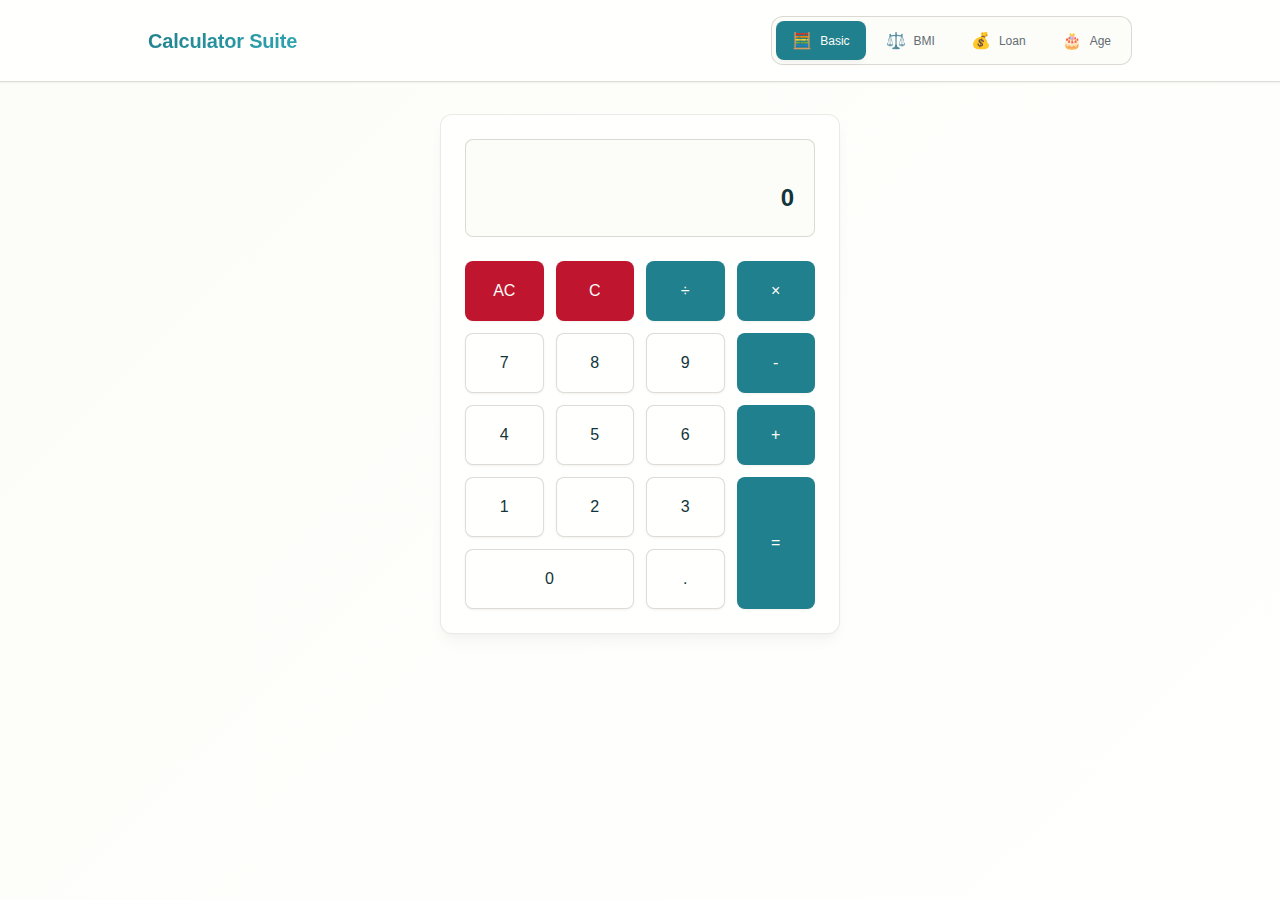
<file: multi-calculator/index.html>
<!DOCTYPE html>
<html lang="en">
<head>
    <meta charset="UTF-8">
    <meta name="viewport" content="width=device-width, initial-scale=1.0">
    <title>Multi-Mode Calculator</title>
    <link rel="stylesheet" href="style.css">
</head>
<body>
    <div class="app-container">
        <!-- Navigation Header -->
        <header class="nav-header">
            <div class="nav-container">
                <h1 class="app-title">Calculator Suite</h1>
                <nav class="mode-nav">
                    <button class="mode-tab active" data-mode="basic">
                        <span class="mode-icon">🧮</span>
                        <span class="mode-label">Basic</span>
                    </button>
                    <button class="mode-tab" data-mode="bmi">
                        <span class="mode-icon">⚖️</span>
                        <span class="mode-label">BMI</span>
                    </button>
                    <button class="mode-tab" data-mode="loan">
                        <span class="mode-icon">💰</span>
                        <span class="mode-label">Loan</span>
                    </button>
                    <button class="mode-tab" data-mode="age">
                        <span class="mode-icon">🎂</span>
                        <span class="mode-label">Age</span>
                    </button>
                </nav>
            </div>
        </header>

        <!-- Main Content Area -->
        <main class="main-content">
            <!-- Basic Calculator Mode -->
            <div id="basic-mode" class="calculator-mode active">
                <div class="calculator-container">
                    <div class="calculator-display">
                        <div class="display-history" id="calc-history"></div>
                        <div class="display-result" id="calc-result">0</div>
                    </div>
                    <div class="calculator-buttons">
                        <button class="calc-btn btn-clear" data-action="clear">AC</button>
                        <button class="calc-btn btn-clear" data-action="clear-entry">C</button>
                        <button class="calc-btn btn-operator" data-value="/">&divide;</button>
                        <button class="calc-btn btn-operator" data-value="*">&times;</button>
                        
                        <button class="calc-btn btn-number" data-value="7">7</button>
                        <button class="calc-btn btn-number" data-value="8">8</button>
                        <button class="calc-btn btn-number" data-value="9">9</button>
                        <button class="calc-btn btn-operator" data-value="-">-</button>
                        
                        <button class="calc-btn btn-number" data-value="4">4</button>
                        <button class="calc-btn btn-number" data-value="5">5</button>
                        <button class="calc-btn btn-number" data-value="6">6</button>
                        <button class="calc-btn btn-operator" data-value="+">+</button>
                        
                        <button class="calc-btn btn-number" data-value="1">1</button>
                        <button class="calc-btn btn-number" data-value="2">2</button>
                        <button class="calc-btn btn-number" data-value="3">3</button>
                        <button class="calc-btn btn-equals" data-action="equals" rowspan="2">=</button>
                        
                        <button class="calc-btn btn-number btn-zero" data-value="0">0</button>
                        <button class="calc-btn btn-number" data-value=".">.</button>
                    </div>
                </div>
            </div>

            <!-- BMI Calculator Mode -->
            <div id="bmi-mode" class="calculator-mode">
                <div class="bmi-container">
                    <div class="bmi-form">
                        <div class="bmi-input-section">
                            <div class="input-group">
                                <label class="form-label">Height</label>
                                <div class="input-row">
                                    <input type="number" class="form-input" id="height-input" placeholder="170" step="0.1" min="0">
                                    <select class="unit-selector" id="height-unit">
                                        <option value="cm">cm</option>
                                        <option value="ft">ft/in</option>
                                    </select>
                                </div>
                                <div class="feet-inches-inputs" id="feet-inches-group">
                                    <div class="feet-inches-row">
                                        <input type="number" class="form-input" id="feet-input" placeholder="5" min="0" max="8">
                                        <span class="unit-label">ft</span>
                                        <input type="number" class="form-input" id="inches-input" placeholder="8" min="0" max="11">
                                        <span class="unit-label">in</span>
                                    </div>
                                </div>
                            </div>
                            
                            <div class="input-group">
                                <label class="form-label">Weight</label>
                                <div class="input-row">
                                    <input type="number" class="form-input" id="weight-input" placeholder="70" step="0.1" min="0">
                                    <select class="unit-selector" id="weight-unit">
                                        <option value="kg">kg</option>
                                        <option value="lbs">lbs</option>
                                    </select>
                                </div>
                            </div>
                        </div>
                        
                        <div class="bmi-result-section">
                            <div class="bmi-result-card">
                                <div class="bmi-value" id="bmi-value">--</div>
                                <div class="bmi-category" id="bmi-category">Enter your details</div>
                                <div class="bmi-description" id="bmi-description"></div>
                            </div>
                            
                            <div class="bmi-scale">
                                <div class="scale-bar">
                                    <div class="scale-section underweight">
                                        <span>Underweight</span>
                                        <small>&lt;18.5</small>
                                    </div>
                                    <div class="scale-section normal">
                                        <span>Normal</span>
                                        <small>18.5-24.9</small>
                                    </div>
                                    <div class="scale-section overweight">
                                        <span>Overweight</span>
                                        <small>25-29.9</small>
                                    </div>
                                    <div class="scale-section obese">
                                        <span>Obese</span>
                                        <small>&ge;30</small>
                                    </div>
                                </div>
                                <div class="scale-indicator" id="bmi-indicator"></div>
                            </div>
                        </div>
                    </div>
                </div>
            </div>

            <!-- Loan Calculator Mode -->
            <div id="loan-mode" class="calculator-mode">
                <div class="loan-container">
                    <div class="input-section">
                        <div class="input-group">
                            <label class="form-label">Loan Amount</label>
                            <div class="input-with-currency">
                                <span class="currency-symbol">$</span>
                                <input type="number" class="form-control" id="loan-amount" placeholder="100000" min="0">
                            </div>
                        </div>
                        
                        <div class="input-group">
                            <label class="form-label">Interest Rate (Annual %)</label>
                            <input type="number" class="form-control" id="interest-rate" placeholder="5.5" step="0.1" min="0" max="100">
                        </div>
                        
                        <div class="input-group">
                            <label class="form-label">Loan Term</label>
                            <div class="input-with-unit">
                                <input type="number" class="form-control" id="loan-term" placeholder="20" min="1">
                                <select class="form-control unit-select" id="term-unit">
                                    <option value="years">Years</option>
                                    <option value="months">Months</option>
                                </select>
                            </div>
                        </div>
                    </div>
                    
                    <div class="result-section">
                        <div class="loan-results">
                            <div class="result-card">
                                <div class="result-label">Monthly EMI</div>
                                <div class="result-value primary" id="monthly-emi">$0</div>
                            </div>
                            <div class="result-card">
                                <div class="result-label">Total Interest</div>
                                <div class="result-value" id="total-interest">$0</div>
                            </div>
                            <div class="result-card">
                                <div class="result-label">Total Payment</div>
                                <div class="result-value" id="total-payment">$0</div>
                            </div>
                        </div>
                        
                        <div class="loan-breakdown">
                            <div class="breakdown-item">
                                <span>Principal Amount:</span>
                                <span id="principal-display">$0</span>
                            </div>
                            <div class="breakdown-item">
                                <span>Interest Amount:</span>
                                <span id="interest-display">$0</span>
                            </div>
                        </div>
                    </div>
                </div>
            </div>

            <!-- Age Calculator Mode -->
            <div id="age-mode" class="calculator-mode">
                <div class="age-container">
                    <div class="input-section">
                        <div class="input-group">
                            <label class="form-label">Date of Birth</label>
                            <input type="date" class="form-control" id="birth-date">
                        </div>
                    </div>
                    
                    <div class="result-section">
                        <div class="age-results">
                            <div class="age-card main-age">
                                <div class="age-number" id="age-years">0</div>
                                <div class="age-label">Years Old</div>
                            </div>
                            
                            <div class="age-details">
                                <div class="detail-item">
                                    <span class="detail-label">Exact Age:</span>
                                    <span class="detail-value" id="exact-age">Select your birth date</span>
                                </div>
                                <div class="detail-item">
                                    <span class="detail-label">Total Days Lived:</span>
                                    <span class="detail-value" id="total-days">0</span>
                                </div>
                                <div class="detail-item">
                                    <span class="detail-label">Next Birthday:</span>
                                    <span class="detail-value" id="next-birthday">--</span>
                                </div>
                                <div class="detail-item">
                                    <span class="detail-label">Birth Day:</span>
                                    <span class="detail-value" id="birth-day">--</span>
                                </div>
                            </div>
                        </div>
                    </div>
                </div>
            </div>
        </main>
    </div>
    
    <script src="app.js"></script>
</body>
</html>
</file>
<file: multi-calculator/style.css>
:root {
  /* Primitive Color Tokens */
  --color-white: rgba(255, 255, 255, 1);
  --color-black: rgba(0, 0, 0, 1);
  --color-cream-50: rgba(252, 252, 249, 1);
  --color-cream-100: rgba(255, 255, 253, 1);
  --color-gray-200: rgba(245, 245, 245, 1);
  --color-gray-300: rgba(167, 169, 169, 1);
  --color-gray-400: rgba(119, 124, 124, 1);
  --color-slate-500: rgba(98, 108, 113, 1);
  --color-brown-600: rgba(94, 82, 64, 1);
  --color-charcoal-700: rgba(31, 33, 33, 1);
  --color-charcoal-800: rgba(38, 40, 40, 1);
  --color-slate-900: rgba(19, 52, 59, 1);
  --color-teal-300: rgba(50, 184, 198, 1);
  --color-teal-400: rgba(45, 166, 178, 1);
  --color-teal-500: rgba(33, 128, 141, 1);
  --color-teal-600: rgba(29, 116, 128, 1);
  --color-teal-700: rgba(26, 104, 115, 1);
  --color-teal-800: rgba(41, 150, 161, 1);
  --color-red-400: rgba(255, 84, 89, 1);
  --color-red-500: rgba(192, 21, 47, 1);
  --color-orange-400: rgba(230, 129, 97, 1);
  --color-orange-500: rgba(168, 75, 47, 1);

  /* RGB versions for opacity control */
  --color-brown-600-rgb: 94, 82, 64;
  --color-teal-500-rgb: 33, 128, 141;
  --color-slate-900-rgb: 19, 52, 59;
  --color-slate-500-rgb: 98, 108, 113;
  --color-red-500-rgb: 192, 21, 47;
  --color-red-400-rgb: 255, 84, 89;
  --color-orange-500-rgb: 168, 75, 47;
  --color-orange-400-rgb: 230, 129, 97;

  /* Background color tokens (Light Mode) */
  --color-bg-1: rgba(59, 130, 246, 0.08); /* Light blue */
  --color-bg-2: rgba(245, 158, 11, 0.08); /* Light yellow */
  --color-bg-3: rgba(34, 197, 94, 0.08); /* Light green */
  --color-bg-4: rgba(239, 68, 68, 0.08); /* Light red */
  --color-bg-5: rgba(147, 51, 234, 0.08); /* Light purple */
  --color-bg-6: rgba(249, 115, 22, 0.08); /* Light orange */
  --color-bg-7: rgba(236, 72, 153, 0.08); /* Light pink */
  --color-bg-8: rgba(6, 182, 212, 0.08); /* Light cyan */

  /* Semantic Color Tokens (Light Mode) */
  --color-background: var(--color-cream-50);
  --color-surface: var(--color-cream-100);
  --color-text: var(--color-slate-900);
  --color-text-secondary: var(--color-slate-500);
  --color-primary: var(--color-teal-500);
  --color-primary-hover: var(--color-teal-600);
  --color-primary-active: var(--color-teal-700);
  --color-secondary: rgba(var(--color-brown-600-rgb), 0.12);
  --color-secondary-hover: rgba(var(--color-brown-600-rgb), 0.2);
  --color-secondary-active: rgba(var(--color-brown-600-rgb), 0.25);
  --color-border: rgba(var(--color-brown-600-rgb), 0.2);
  --color-btn-primary-text: var(--color-cream-50);
  --color-card-border: rgba(var(--color-brown-600-rgb), 0.12);
  --color-card-border-inner: rgba(var(--color-brown-600-rgb), 0.12);
  --color-error: var(--color-red-500);
  --color-success: var(--color-teal-500);
  --color-warning: var(--color-orange-500);
  --color-info: var(--color-slate-500);
  --color-focus-ring: rgba(var(--color-teal-500-rgb), 0.4);
  --color-select-caret: rgba(var(--color-slate-900-rgb), 0.8);

  /* Common style patterns */
  --focus-ring: 0 0 0 3px var(--color-focus-ring);
  --focus-outline: 2px solid var(--color-primary);
  --status-bg-opacity: 0.15;
  --status-border-opacity: 0.25;
  --select-caret-light: url("data:image/svg+xml,%3Csvg xmlns='http://www.w3.org/2000/svg' width='16' height='16' viewBox='0 0 24 24' fill='none' stroke='%23134252' stroke-width='2' stroke-linecap='round' stroke-linejoin='round'%3E%3Cpolyline points='6 9 12 15 18 9'%3E%3C/polyline%3E%3C/svg%3E");
  --select-caret-dark: url("data:image/svg+xml,%3Csvg xmlns='http://www.w3.org/2000/svg' width='16' height='16' viewBox='0 0 24 24' fill='none' stroke='%23f5f5f5' stroke-width='2' stroke-linecap='round' stroke-linejoin='round'%3E%3Cpolyline points='6 9 12 15 18 9'%3E%3C/polyline%3E%3C/svg%3E");

  /* RGB versions for opacity control */
  --color-success-rgb: 33, 128, 141;
  --color-error-rgb: 192, 21, 47;
  --color-warning-rgb: 168, 75, 47;
  --color-info-rgb: 98, 108, 113;

  /* Typography */
  --font-family-base: "FKGroteskNeue", "Geist", "Inter", -apple-system,
    BlinkMacSystemFont, "Segoe UI", Roboto, sans-serif;
  --font-family-mono: "Berkeley Mono", ui-monospace, SFMono-Regular, Menlo,
    Monaco, Consolas, monospace;
  --font-size-xs: 11px;
  --font-size-sm: 12px;
  --font-size-base: 14px;
  --font-size-md: 14px;
  --font-size-lg: 16px;
  --font-size-xl: 18px;
  --font-size-2xl: 20px;
  --font-size-3xl: 24px;
  --font-size-4xl: 30px;
  --font-weight-normal: 400;
  --font-weight-medium: 500;
  --font-weight-semibold: 550;
  --font-weight-bold: 600;
  --line-height-tight: 1.2;
  --line-height-normal: 1.5;
  --letter-spacing-tight: -0.01em;

  /* Spacing */
  --space-0: 0;
  --space-1: 1px;
  --space-2: 2px;
  --space-4: 4px;
  --space-6: 6px;
  --space-8: 8px;
  --space-10: 10px;
  --space-12: 12px;
  --space-16: 16px;
  --space-20: 20px;
  --space-24: 24px;
  --space-32: 32px;

  /* Border Radius */
  --radius-sm: 6px;
  --radius-base: 8px;
  --radius-md: 10px;
  --radius-lg: 12px;
  --radius-full: 9999px;

  /* Shadows */
  --shadow-xs: 0 1px 2px rgba(0, 0, 0, 0.02);
  --shadow-sm: 0 1px 3px rgba(0, 0, 0, 0.04), 0 1px 2px rgba(0, 0, 0, 0.02);
  --shadow-md: 0 4px 6px -1px rgba(0, 0, 0, 0.04),
    0 2px 4px -1px rgba(0, 0, 0, 0.02);
  --shadow-lg: 0 10px 15px -3px rgba(0, 0, 0, 0.04),
    0 4px 6px -2px rgba(0, 0, 0, 0.02);
  --shadow-inset-sm: inset 0 1px 0 rgba(255, 255, 255, 0.15),
    inset 0 -1px 0 rgba(0, 0, 0, 0.03);

  /* Animation */
  --duration-fast: 150ms;
  --duration-normal: 250ms;
  --ease-standard: cubic-bezier(0.16, 1, 0.3, 1);

  /* Layout */
  --container-sm: 640px;
  --container-md: 768px;
  --container-lg: 1024px;
  --container-xl: 1280px;
}

/* Dark mode colors */
@media (prefers-color-scheme: dark) {
  :root {
    /* RGB versions for opacity control (Dark Mode) */
    --color-gray-400-rgb: 119, 124, 124;
    --color-teal-300-rgb: 50, 184, 198;
    --color-gray-300-rgb: 167, 169, 169;
    --color-gray-200-rgb: 245, 245, 245;

    /* Background color tokens (Dark Mode) */
    --color-bg-1: rgba(29, 78, 216, 0.15); /* Dark blue */
    --color-bg-2: rgba(180, 83, 9, 0.15); /* Dark yellow */
    --color-bg-3: rgba(21, 128, 61, 0.15); /* Dark green */
    --color-bg-4: rgba(185, 28, 28, 0.15); /* Dark red */
    --color-bg-5: rgba(107, 33, 168, 0.15); /* Dark purple */
    --color-bg-6: rgba(194, 65, 12, 0.15); /* Dark orange */
    --color-bg-7: rgba(190, 24, 93, 0.15); /* Dark pink */
    --color-bg-8: rgba(8, 145, 178, 0.15); /* Dark cyan */

    /* Semantic Color Tokens (Dark Mode) */
    --color-background: var(--color-charcoal-700);
    --color-surface: var(--color-charcoal-800);
    --color-text: var(--color-gray-200);
    --color-text-secondary: rgba(var(--color-gray-300-rgb), 0.7);
    --color-primary: var(--color-teal-300);
    --color-primary-hover: var(--color-teal-400);
    --color-primary-active: var(--color-teal-800);
    --color-secondary: rgba(var(--color-gray-400-rgb), 0.15);
    --color-secondary-hover: rgba(var(--color-gray-400-rgb), 0.25);
    --color-secondary-active: rgba(var(--color-gray-400-rgb), 0.3);
    --color-border: rgba(var(--color-gray-400-rgb), 0.3);
    --color-error: var(--color-red-400);
    --color-success: var(--color-teal-300);
    --color-warning: var(--color-orange-400);
    --color-info: var(--color-gray-300);
    --color-focus-ring: rgba(var(--color-teal-300-rgb), 0.4);
    --color-btn-primary-text: var(--color-slate-900);
    --color-card-border: rgba(var(--color-gray-400-rgb), 0.2);
    --color-card-border-inner: rgba(var(--color-gray-400-rgb), 0.15);
    --shadow-inset-sm: inset 0 1px 0 rgba(255, 255, 255, 0.1),
      inset 0 -1px 0 rgba(0, 0, 0, 0.15);
    --button-border-secondary: rgba(var(--color-gray-400-rgb), 0.2);
    --color-border-secondary: rgba(var(--color-gray-400-rgb), 0.2);
    --color-select-caret: rgba(var(--color-gray-200-rgb), 0.8);

    /* Common style patterns - updated for dark mode */
    --focus-ring: 0 0 0 3px var(--color-focus-ring);
    --focus-outline: 2px solid var(--color-primary);
    --status-bg-opacity: 0.15;
    --status-border-opacity: 0.25;
    --select-caret-light: url("data:image/svg+xml,%3Csvg xmlns='http://www.w3.org/2000/svg' width='16' height='16' viewBox='0 0 24 24' fill='none' stroke='%23134252' stroke-width='2' stroke-linecap='round' stroke-linejoin='round'%3E%3Cpolyline points='6 9 12 15 18 9'%3E%3C/polyline%3E%3C/svg%3E");
    --select-caret-dark: url("data:image/svg+xml,%3Csvg xmlns='http://www.w3.org/2000/svg' width='16' height='16' viewBox='0 0 24 24' fill='none' stroke='%23f5f5f5' stroke-width='2' stroke-linecap='round' stroke-linejoin='round'%3E%3Cpolyline points='6 9 12 15 18 9'%3E%3C/polyline%3E%3C/svg%3E");

    /* RGB versions for dark mode */
    --color-success-rgb: var(--color-teal-300-rgb);
    --color-error-rgb: var(--color-red-400-rgb);
    --color-warning-rgb: var(--color-orange-400-rgb);
    --color-info-rgb: var(--color-gray-300-rgb);
  }
}

/* Data attribute for manual theme switching */
[data-color-scheme="dark"] {
  /* RGB versions for opacity control (dark mode) */
  --color-gray-400-rgb: 119, 124, 124;
  --color-teal-300-rgb: 50, 184, 198;
  --color-gray-300-rgb: 167, 169, 169;
  --color-gray-200-rgb: 245, 245, 245;

  /* Colorful background palette - Dark Mode */
  --color-bg-1: rgba(29, 78, 216, 0.15); /* Dark blue */
  --color-bg-2: rgba(180, 83, 9, 0.15); /* Dark yellow */
  --color-bg-3: rgba(21, 128, 61, 0.15); /* Dark green */
  --color-bg-4: rgba(185, 28, 28, 0.15); /* Dark red */
  --color-bg-5: rgba(107, 33, 168, 0.15); /* Dark purple */
  --color-bg-6: rgba(194, 65, 12, 0.15); /* Dark orange */
  --color-bg-7: rgba(190, 24, 93, 0.15); /* Dark pink */
  --color-bg-8: rgba(8, 145, 178, 0.15); /* Dark cyan */

  /* Semantic Color Tokens (Dark Mode) */
  --color-background: var(--color-charcoal-700);
  --color-surface: var(--color-charcoal-800);
  --color-text: var(--color-gray-200);
  --color-text-secondary: rgba(var(--color-gray-300-rgb), 0.7);
  --color-primary: var(--color-teal-300);
  --color-primary-hover: var(--color-teal-400);
  --color-primary-active: var(--color-teal-800);
  --color-secondary: rgba(var(--color-gray-400-rgb), 0.15);
  --color-secondary-hover: rgba(var(--color-gray-400-rgb), 0.25);
  --color-secondary-active: rgba(var(--color-gray-400-rgb), 0.3);
  --color-border: rgba(var(--color-gray-400-rgb), 0.3);
  --color-error: var(--color-red-400);
  --color-success: var(--color-teal-300);
  --color-warning: var(--color-orange-400);
  --color-info: var(--color-gray-300);
  --color-focus-ring: rgba(var(--color-teal-300-rgb), 0.4);
  --color-btn-primary-text: var(--color-slate-900);
  --color-card-border: rgba(var(--color-gray-400-rgb), 0.15);
  --color-card-border-inner: rgba(var(--color-gray-400-rgb), 0.15);
  --shadow-inset-sm: inset 0 1px 0 rgba(255, 255, 255, 0.1),
    inset 0 -1px 0 rgba(0, 0, 0, 0.15);
  --color-border-secondary: rgba(var(--color-gray-400-rgb), 0.2);
  --color-select-caret: rgba(var(--color-gray-200-rgb), 0.8);

  /* Common style patterns - updated for dark mode */
  --focus-ring: 0 0 0 3px var(--color-focus-ring);
  --focus-outline: 2px solid var(--color-primary);
  --status-bg-opacity: 0.15;
  --status-border-opacity: 0.25;
  --select-caret-light: url("data:image/svg+xml,%3Csvg xmlns='http://www.w3.org/2000/svg' width='16' height='16' viewBox='0 0 24 24' fill='none' stroke='%23134252' stroke-width='2' stroke-linecap='round' stroke-linejoin='round'%3E%3Cpolyline points='6 9 12 15 18 9'%3E%3C/polyline%3E%3C/svg%3E");
  --select-caret-dark: url("data:image/svg+xml,%3Csvg xmlns='http://www.w3.org/2000/svg' width='16' height='16' viewBox='0 0 24 24' fill='none' stroke='%23f5f5f5' stroke-width='2' stroke-linecap='round' stroke-linejoin='round'%3E%3Cpolyline points='6 9 12 15 18 9'%3E%3C/polyline%3E%3C/svg%3E");

  /* RGB versions for dark mode */
  --color-success-rgb: var(--color-teal-300-rgb);
  --color-error-rgb: var(--color-red-400-rgb);
  --color-warning-rgb: var(--color-orange-400-rgb);
  --color-info-rgb: var(--color-gray-300-rgb);
}

[data-color-scheme="light"] {
  /* RGB versions for opacity control (light mode) */
  --color-brown-600-rgb: 94, 82, 64;
  --color-teal-500-rgb: 33, 128, 141;
  --color-slate-900-rgb: 19, 52, 59;

  /* Semantic Color Tokens (Light Mode) */
  --color-background: var(--color-cream-50);
  --color-surface: var(--color-cream-100);
  --color-text: var(--color-slate-900);
  --color-text-secondary: var(--color-slate-500);
  --color-primary: var(--color-teal-500);
  --color-primary-hover: var(--color-teal-600);
  --color-primary-active: var(--color-teal-700);
  --color-secondary: rgba(var(--color-brown-600-rgb), 0.12);
  --color-secondary-hover: rgba(var(--color-brown-600-rgb), 0.2);
  --color-secondary-active: rgba(var(--color-brown-600-rgb), 0.25);
  --color-border: rgba(var(--color-brown-600-rgb), 0.2);
  --color-btn-primary-text: var(--color-cream-50);
  --color-card-border: rgba(var(--color-brown-600-rgb), 0.12);
  --color-card-border-inner: rgba(var(--color-brown-600-rgb), 0.12);
  --color-error: var(--color-red-500);
  --color-success: var(--color-teal-500);
  --color-warning: var(--color-orange-500);
  --color-info: var(--color-slate-500);
  --color-focus-ring: rgba(var(--color-teal-500-rgb), 0.4);

  /* RGB versions for light mode */
  --color-success-rgb: var(--color-teal-500-rgb);
  --color-error-rgb: var(--color-red-500-rgb);
  --color-warning-rgb: var(--color-orange-500-rgb);
  --color-info-rgb: var(--color-slate-500-rgb);
}

/* Base styles */
html {
  font-size: var(--font-size-base);
  font-family: var(--font-family-base);
  line-height: var(--line-height-normal);
  color: var(--color-text);
  background-color: var(--color-background);
  -webkit-font-smoothing: antialiased;
  box-sizing: border-box;
}

body {
  margin: 0;
  padding: 0;
}

*,
*::before,
*::after {
  box-sizing: inherit;
}

/* Typography */
h1,
h2,
h3,
h4,
h5,
h6 {
  margin: 0;
  font-weight: var(--font-weight-semibold);
  line-height: var(--line-height-tight);
  color: var(--color-text);
  letter-spacing: var(--letter-spacing-tight);
}

h1 {
  font-size: var(--font-size-4xl);
}
h2 {
  font-size: var(--font-size-3xl);
}
h3 {
  font-size: var(--font-size-2xl);
}
h4 {
  font-size: var(--font-size-xl);
}
h5 {
  font-size: var(--font-size-lg);
}
h6 {
  font-size: var(--font-size-md);
}

p {
  margin: 0 0 var(--space-16) 0;
}

a {
  color: var(--color-primary);
  text-decoration: none;
  transition: color var(--duration-fast) var(--ease-standard);
}

a:hover {
  color: var(--color-primary-hover);
}

code,
pre {
  font-family: var(--font-family-mono);
  font-size: calc(var(--font-size-base) * 0.95);
  background-color: var(--color-secondary);
  border-radius: var(--radius-sm);
}

code {
  padding: var(--space-1) var(--space-4);
}

pre {
  padding: var(--space-16);
  margin: var(--space-16) 0;
  overflow: auto;
  border: 1px solid var(--color-border);
}

pre code {
  background: none;
  padding: 0;
}

/* Buttons */
.btn {
  display: inline-flex;
  align-items: center;
  justify-content: center;
  padding: var(--space-8) var(--space-16);
  border-radius: var(--radius-base);
  font-size: var(--font-size-base);
  font-weight: 500;
  line-height: 1.5;
  cursor: pointer;
  transition: all var(--duration-normal) var(--ease-standard);
  border: none;
  text-decoration: none;
  position: relative;
}

.btn:focus-visible {
  outline: none;
  box-shadow: var(--focus-ring);
}

.btn--primary {
  background: var(--color-primary);
  color: var(--color-btn-primary-text);
}

.btn--primary:hover {
  background: var(--color-primary-hover);
}

.btn--primary:active {
  background: var(--color-primary-active);
}

.btn--secondary {
  background: var(--color-secondary);
  color: var(--color-text);
}

.btn--secondary:hover {
  background: var(--color-secondary-hover);
}

.btn--secondary:active {
  background: var(--color-secondary-active);
}

.btn--outline {
  background: transparent;
  border: 1px solid var(--color-border);
  color: var(--color-text);
}

.btn--outline:hover {
  background: var(--color-secondary);
}

.btn--sm {
  padding: var(--space-4) var(--space-12);
  font-size: var(--font-size-sm);
  border-radius: var(--radius-sm);
}

.btn--lg {
  padding: var(--space-10) var(--space-20);
  font-size: var(--font-size-lg);
  border-radius: var(--radius-md);
}

.btn--full-width {
  width: 100%;
}

.btn:disabled {
  opacity: 0.5;
  cursor: not-allowed;
}

/* Form elements */
.form-control {
  display: block;
  width: 100%;
  padding: var(--space-8) var(--space-12);
  font-size: var(--font-size-md);
  line-height: 1.5;
  color: var(--color-text);
  background-color: var(--color-surface);
  border: 1px solid var(--color-border);
  border-radius: var(--radius-base);
  transition: border-color var(--duration-fast) var(--ease-standard),
    box-shadow var(--duration-fast) var(--ease-standard);
}

textarea.form-control {
  font-family: var(--font-family-base);
  font-size: var(--font-size-base);
}

select.form-control {
  padding: var(--space-8) var(--space-12);
  -webkit-appearance: none;
  -moz-appearance: none;
  appearance: none;
  background-image: var(--select-caret-light);
  background-repeat: no-repeat;
  background-position: right var(--space-12) center;
  background-size: 16px;
  padding-right: var(--space-32);
}

/* Add a dark mode specific caret */
@media (prefers-color-scheme: dark) {
  select.form-control {
    background-image: var(--select-caret-dark);
  }
}

/* Also handle data-color-scheme */
[data-color-scheme="dark"] select.form-control {
  background-image: var(--select-caret-dark);
}

[data-color-scheme="light"] select.form-control {
  background-image: var(--select-caret-light);
}

.form-control:focus {
  border-color: var(--color-primary);
  outline: var(--focus-outline);
}

.form-label {
  display: block;
  margin-bottom: var(--space-8);
  font-weight: var(--font-weight-medium);
  font-size: var(--font-size-sm);
}

.form-group {
  margin-bottom: var(--space-16);
}

/* Card component */
.card {
  background-color: var(--color-surface);
  border-radius: var(--radius-lg);
  border: 1px solid var(--color-card-border);
  box-shadow: var(--shadow-sm);
  overflow: hidden;
  transition: box-shadow var(--duration-normal) var(--ease-standard);
}

.card:hover {
  box-shadow: var(--shadow-md);
}

.card__body {
  padding: var(--space-16);
}

.card__header,
.card__footer {
  padding: var(--space-16);
  border-bottom: 1px solid var(--color-card-border-inner);
}

/* Status indicators - simplified with CSS variables */
.status {
  display: inline-flex;
  align-items: center;
  padding: var(--space-6) var(--space-12);
  border-radius: var(--radius-full);
  font-weight: var(--font-weight-medium);
  font-size: var(--font-size-sm);
}

.status--success {
  background-color: rgba(
    var(--color-success-rgb, 33, 128, 141),
    var(--status-bg-opacity)
  );
  color: var(--color-success);
  border: 1px solid
    rgba(var(--color-success-rgb, 33, 128, 141), var(--status-border-opacity));
}

.status--error {
  background-color: rgba(
    var(--color-error-rgb, 192, 21, 47),
    var(--status-bg-opacity)
  );
  color: var(--color-error);
  border: 1px solid
    rgba(var(--color-error-rgb, 192, 21, 47), var(--status-border-opacity));
}

.status--warning {
  background-color: rgba(
    var(--color-warning-rgb, 168, 75, 47),
    var(--status-bg-opacity)
  );
  color: var(--color-warning);
  border: 1px solid
    rgba(var(--color-warning-rgb, 168, 75, 47), var(--status-border-opacity));
}

.status--info {
  background-color: rgba(
    var(--color-info-rgb, 98, 108, 113),
    var(--status-bg-opacity)
  );
  color: var(--color-info);
  border: 1px solid
    rgba(var(--color-info-rgb, 98, 108, 113), var(--status-border-opacity));
}

/* Container layout */
.container {
  width: 100%;
  margin-right: auto;
  margin-left: auto;
  padding-right: var(--space-16);
  padding-left: var(--space-16);
}

@media (min-width: 640px) {
  .container {
    max-width: var(--container-sm);
  }
}
@media (min-width: 768px) {
  .container {
    max-width: var(--container-md);
  }
}
@media (min-width: 1024px) {
  .container {
    max-width: var(--container-lg);
  }
}
@media (min-width: 1280px) {
  .container {
    max-width: var(--container-xl);
  }
}

/* Utility classes */
.flex {
  display: flex;
}
.flex-col {
  flex-direction: column;
}
.items-center {
  align-items: center;
}
.justify-center {
  justify-content: center;
}
.justify-between {
  justify-content: space-between;
}
.gap-4 {
  gap: var(--space-4);
}
.gap-8 {
  gap: var(--space-8);
}
.gap-16 {
  gap: var(--space-16);
}

.m-0 {
  margin: 0;
}
.mt-8 {
  margin-top: var(--space-8);
}
.mb-8 {
  margin-bottom: var(--space-8);
}
.mx-8 {
  margin-left: var(--space-8);
  margin-right: var(--space-8);
}
.my-8 {
  margin-top: var(--space-8);
  margin-bottom: var(--space-8);
}

.p-0 {
  padding: 0;
}
.py-8 {
  padding-top: var(--space-8);
  padding-bottom: var(--space-8);
}
.px-8 {
  padding-left: var(--space-8);
  padding-right: var(--space-8);
}
.py-16 {
  padding-top: var(--space-16);
  padding-bottom: var(--space-16);
}
.px-16 {
  padding-left: var(--space-16);
  padding-right: var(--space-16);
}

.block {
  display: block;
}
.hidden {
  display: none;
}

/* Accessibility */
.sr-only {
  position: absolute;
  width: 1px;
  height: 1px;
  padding: 0;
  margin: -1px;
  overflow: hidden;
  clip: rect(0, 0, 0, 0);
  white-space: nowrap;
  border-width: 0;
}

:focus-visible {
  outline: var(--focus-outline);
  outline-offset: 2px;
}

/* Dark mode specifics */
[data-color-scheme="dark"] .btn--outline {
  border: 1px solid var(--color-border-secondary);
}

@font-face {
  font-family: 'FKGroteskNeue';
  src: url('https://r2cdn.perplexity.ai/fonts/FKGroteskNeue.woff2')
    format('woff2');
}

/* END PERPLEXITY DESIGN SYSTEM */
/* Application-specific styles */
.app-container {
  min-height: 100vh;
  background: linear-gradient(135deg, var(--color-background), var(--color-surface));
  display: flex;
  flex-direction: column;
}

/* Header Navigation */
.nav-header {
  background: var(--color-surface);
  border-bottom: 1px solid var(--color-border);
  box-shadow: var(--shadow-sm);
  position: sticky;
  top: 0;
  z-index: 100;
}

.nav-container {
  max-width: var(--container-lg);
  margin: 0 auto;
  padding: var(--space-16) var(--space-20);
  display: flex;
  align-items: center;
  justify-content: space-between;
  gap: var(--space-24);
}

.app-title {
  font-size: var(--font-size-2xl);
  font-weight: var(--font-weight-bold);
  color: var(--color-text);
  margin: 0;
  background: linear-gradient(135deg, var(--color-primary), var(--color-teal-400));
  -webkit-background-clip: text;
  background-clip: text;
  -webkit-text-fill-color: transparent;
}

.mode-nav {
  display: flex;
  gap: var(--space-4);
  background: var(--color-background);
  padding: var(--space-4);
  border-radius: var(--radius-lg);
  border: 1px solid var(--color-border);
}

.mode-tab {
  display: flex;
  align-items: center;
  gap: var(--space-8);
  padding: var(--space-10) var(--space-16);
  border: none;
  background: transparent;
  color: var(--color-text-secondary);
  border-radius: var(--radius-base);
  cursor: pointer;
  transition: all var(--duration-normal) var(--ease-standard);
  font-size: var(--font-size-sm);
  font-weight: var(--font-weight-medium);
}

.mode-tab:hover {
  background: var(--color-secondary);
  color: var(--color-text);
  transform: translateY(-1px);
}

.mode-tab.active {
  background: var(--color-primary);
  color: var(--color-btn-primary-text);
  box-shadow: var(--shadow-md);
}

.mode-icon {
  font-size: var(--font-size-lg);
}

.mode-label {
  font-size: var(--font-size-sm);
}

/* Main Content */
.main-content {
  flex: 1;
  padding: var(--space-32) var(--space-20);
  max-width: var(--container-lg);
  margin: 0 auto;
  width: 100%;
}

.calculator-mode {
  display: none;
  animation: fadeIn var(--duration-normal) var(--ease-standard);
}

.calculator-mode.active {
  display: block;
}

@keyframes fadeIn {
  from {
    opacity: 0;
    transform: translateY(var(--space-20));
  }
  to {
    opacity: 1;
    transform: translateY(0);
  }
}

/* Basic Calculator Styles - Fixed Button Alignment */
.calculator-container {
  max-width: 400px;
  margin: 0 auto;
  background: var(--color-surface);
  border-radius: var(--radius-lg);
  box-shadow: var(--shadow-lg);
  padding: var(--space-24);
  border: 1px solid var(--color-card-border);
}

.calculator-display {
  background: var(--color-background);
  border-radius: var(--radius-base);
  padding: var(--space-20);
  margin-bottom: var(--space-24);
  text-align: right;
  min-height: 80px;
  display: flex;
  flex-direction: column;
  justify-content: space-between;
  border: 1px solid var(--color-border);
}

.display-history {
  font-size: var(--font-size-sm);
  color: var(--color-text-secondary);
  min-height: 20px;
  overflow: hidden;
}

.display-result {
  font-size: var(--font-size-3xl);
  font-weight: var(--font-weight-bold);
  color: var(--color-text);
  word-break: break-all;
}

/* Fixed Calculator Button Grid Layout */
.calculator-buttons {
  display: grid;
  grid-template-columns: repeat(4, 1fr);
  grid-template-rows: repeat(5, 1fr);
  gap: var(--space-12);
  width: 100%;
}

.calc-btn {
  display: flex;
  align-items: center;
  justify-content: center;
  min-height: 60px;
  border: none;
  border-radius: var(--radius-base);
  font-size: var(--font-size-lg);
  font-weight: var(--font-weight-medium);
  cursor: pointer;
  transition: all var(--duration-fast) var(--ease-standard);
  box-shadow: var(--shadow-sm);
  background: var(--color-secondary);
  color: var(--color-text);
  grid-row: span 1;
  grid-column: span 1;
}

.calc-btn:hover {
  transform: translateY(-2px);
  box-shadow: var(--shadow-md);
}

.calc-btn:active {
  transform: translateY(0);
  box-shadow: var(--shadow-sm);
}

.btn-number {
  background: var(--color-surface);
  border: 1px solid var(--color-border);
}

.btn-number:hover {
  background: var(--color-secondary);
}

.btn-operator {
  background: var(--color-primary);
  color: var(--color-btn-primary-text);
}

.btn-operator:hover {
  background: var(--color-primary-hover);
}

.btn-equals {
  background: var(--color-success);
  color: var(--color-btn-primary-text);
  grid-row: span 2;
  grid-column: 4;
}

.btn-equals:hover {
  background: rgba(var(--color-success-rgb), 0.9);
}

.btn-clear {
  background: var(--color-error);
  color: var(--color-btn-primary-text);
}

.btn-clear:hover {
  background: rgba(var(--color-error-rgb), 0.9);
}

.btn-zero {
  grid-column: span 2;
  grid-row: span 1;
}

/* BMI Calculator Styles - Improved Layout */
.bmi-container {
  max-width: 500px;
  margin: 0 auto;
}

.bmi-form {
  display: flex;
  flex-direction: column;
  gap: var(--space-24);
  padding: var(--space-20);
}

.bmi-input-section {
  background: var(--color-surface);
  padding: var(--space-24);
  border-radius: var(--radius-lg);
  box-shadow: var(--shadow-sm);
  border: 1px solid var(--color-card-border);
}

.bmi-result-section {
  background: var(--color-surface);
  padding: var(--space-24);
  border-radius: var(--radius-lg);
  box-shadow: var(--shadow-sm);
  border: 1px solid var(--color-card-border);
}

.input-group {
  display: flex;
  flex-direction: column;
  gap: var(--space-8);
  margin-bottom: var(--space-20);
}

.input-group:last-child {
  margin-bottom: 0;
}

.input-row {
  display: flex;
  gap: var(--space-12);
  align-items: center;
}

.form-input {
  flex: 1;
  padding: var(--space-12) var(--space-16);
  border: 2px solid var(--color-border);
  border-radius: var(--radius-base);
  font-size: var(--font-size-base);
  color: var(--color-text);
  background-color: var(--color-background);
  transition: border-color var(--duration-fast) var(--ease-standard);
}

.form-input:focus {
  border-color: var(--color-primary);
  outline: none;
  box-shadow: var(--focus-ring);
}

.unit-selector {
  padding: var(--space-12);
  border: 2px solid var(--color-border);
  border-radius: var(--radius-base);
  background: var(--color-background);
  color: var(--color-text);
  font-size: var(--font-size-base);
  min-width: 80px;
  cursor: pointer;
  transition: border-color var(--duration-fast) var(--ease-standard);
  -webkit-appearance: none;
  -moz-appearance: none;
  appearance: none;
  background-image: var(--select-caret-light);
  background-repeat: no-repeat;
  background-position: right var(--space-8) center;
  background-size: 16px;
}

.unit-selector:focus {
  border-color: var(--color-primary);
  outline: none;
  box-shadow: var(--focus-ring);
}

.feet-inches-inputs {
  display: none;
  margin-top: var(--space-8);
}

.feet-inches-row {
  display: flex;
  gap: var(--space-12);
  align-items: center;
}

.feet-inches-row .form-input {
  width: 80px;
  flex: none;
}

.unit-label {
  font-size: var(--font-size-sm);
  color: var(--color-text-secondary);
  font-weight: var(--font-weight-medium);
  min-width: 20px;
}

/* BMI Results - Improved Layout */
.bmi-result-card {
  text-align: center;
  padding: var(--space-32);
  border-radius: var(--radius-lg);
  background: var(--color-bg-1);
  border: 1px solid var(--color-border);
  margin-bottom: var(--space-24);
}

.bmi-value {
  font-size: 3.5rem;
  font-weight: var(--font-weight-bold);
  color: var(--color-primary);
  margin-bottom: var(--space-12);
  line-height: 1;
}

.bmi-category {
  font-size: var(--font-size-xl);
  font-weight: var(--font-weight-semibold);
  margin-bottom: var(--space-12);
}

.bmi-description {
  font-size: var(--font-size-base);
  color: var(--color-text-secondary);
  line-height: var(--line-height-normal);
}

.bmi-scale {
  position: relative;
}

.scale-bar {
  display: flex;
  border-radius: var(--radius-base);
  overflow: hidden;
  box-shadow: var(--shadow-sm);
  border: 1px solid var(--color-border);
}

.scale-section {
  flex: 1;
  padding: var(--space-16) var(--space-12);
  text-align: center;
  font-size: var(--font-size-xs);
  font-weight: var(--font-weight-medium);
  color: white;
  display: flex;
  flex-direction: column;
  gap: var(--space-4);
}

.scale-section span {
  font-weight: var(--font-weight-semibold);
}

.scale-section small {
  opacity: 0.9;
  font-size: var(--font-size-xs);
}

.underweight {
  background: var(--color-teal-500);
}

.normal {
  background: var(--color-success);
}

.overweight {
  background: var(--color-warning);
}

.obese {
  background: var(--color-error);
}

.scale-indicator {
  position: absolute;
  top: -8px;
  width: 16px;
  height: 16px;
  background: var(--color-text);
  border: 2px solid var(--color-surface);
  border-radius: 50%;
  transform: translateX(-50%);
  opacity: 0;
  transition: all var(--duration-normal) var(--ease-standard);
  box-shadow: var(--shadow-md);
}

.scale-indicator.visible {
  opacity: 1;
}

/* Loan and Age Calculator Styles - Keep existing */
.loan-container,
.age-container {
  max-width: 600px;
  margin: 0 auto;
  display: grid;
  gap: var(--space-32);
}

.input-section {
  background: var(--color-surface);
  padding: var(--space-24);
  border-radius: var(--radius-lg);
  box-shadow: var(--shadow-sm);
  border: 1px solid var(--color-card-border);
}

.result-section {
  background: var(--color-surface);
  padding: var(--space-24);
  border-radius: var(--radius-lg);
  box-shadow: var(--shadow-sm);
  border: 1px solid var(--color-card-border);
}

.input-with-unit {
  display: flex;
  gap: var(--space-8);
}

.input-with-unit input {
  flex: 1;
}

.unit-select {
  min-width: 80px;
  flex-shrink: 0;
}

.input-with-currency {
  position: relative;
}

.currency-symbol {
  position: absolute;
  left: var(--space-12);
  top: 50%;
  transform: translateY(-50%);
  color: var(--color-text-secondary);
  font-weight: var(--font-weight-medium);
  z-index: 1;
}

.input-with-currency input {
  padding-left: var(--space-24);
}

/* Loan Calculator Results */
.loan-results {
  display: grid;
  grid-template-columns: repeat(auto-fit, minmax(180px, 1fr));
  gap: var(--space-16);
  margin-bottom: var(--space-24);
}

.result-card {
  text-align: center;
  padding: var(--space-20);
  border-radius: var(--radius-base);
  background: var(--color-bg-2);
  border: 1px solid var(--color-border);
}

.result-label {
  font-size: var(--font-size-sm);
  color: var(--color-text-secondary);
  margin-bottom: var(--space-8);
  font-weight: var(--font-weight-medium);
}

.result-value {
  font-size: var(--font-size-2xl);
  font-weight: var(--font-weight-bold);
  color: var(--color-text);
}

.result-value.primary {
  color: var(--color-primary);
  font-size: var(--font-size-3xl);
}

.loan-breakdown {
  background: var(--color-bg-3);
  padding: var(--space-16);
  border-radius: var(--radius-base);
  border: 1px solid var(--color-border);
}

.breakdown-item {
  display: flex;
  justify-content: space-between;
  align-items: center;
  padding: var(--space-8) 0;
  font-size: var(--font-size-sm);
}

.breakdown-item:not(:last-child) {
  border-bottom: 1px solid var(--color-border);
}

/* Age Calculator Results */
.age-results {
  text-align: center;
}

.age-card {
  background: var(--color-bg-4);
  padding: var(--space-32);
  border-radius: var(--radius-base);
  margin-bottom: var(--space-24);
  border: 1px solid var(--color-border);
}

.age-number {
  font-size: 4rem;
  font-weight: var(--font-weight-bold);
  color: var(--color-primary);
  line-height: 1;
  margin-bottom: var(--space-8);
}

.age-label {
  font-size: var(--font-size-xl);
  color: var(--color-text-secondary);
  font-weight: var(--font-weight-medium);
}

.age-details {
  display: grid;
  gap: var(--space-16);
}

.detail-item {
  display: flex;
  justify-content: space-between;
  align-items: center;
  padding: var(--space-12);
  background: var(--color-bg-5);
  border-radius: var(--radius-base);
  border: 1px solid var(--color-border);
}

.detail-label {
  font-weight: var(--font-weight-medium);
  color: var(--color-text-secondary);
}

.detail-value {
  font-weight: var(--font-weight-semibold);
  color: var(--color-text);
}

/* Dark mode support for select elements */
@media (prefers-color-scheme: dark) {
  .unit-selector {
    background-image: var(--select-caret-dark);
  }
}

[data-color-scheme="dark"] .unit-selector {
  background-image: var(--select-caret-dark);
}

[data-color-scheme="light"] .unit-selector {
  background-image: var(--select-caret-light);
}

/* Responsive Design */
@media (max-width: 768px) {
  .nav-container {
    flex-direction: column;
    gap: var(--space-16);
    padding: var(--space-16);
  }
  
  .mode-nav {
    width: 100%;
    justify-content: center;
  }
  
  .mode-tab {
    flex: 1;
    justify-content: center;
    padding: var(--space-8) var(--space-12);
  }
  
  .mode-label {
    display: none;
  }
  
  .main-content {
    padding: var(--space-20) var(--space-16);
  }
  
  .calculator-buttons {
    gap: var(--space-8);
  }
  
  .calc-btn {
    font-size: var(--font-size-md);
    min-height: 50px;
  }
  
  .bmi-container,
  .loan-container,
  .age-container {
    gap: var(--space-20);
  }
  
  .bmi-input-section,
  .bmi-result-section {
    padding: var(--space-16);
  }
  
  .input-row {
    flex-direction: column;
    gap: var(--space-8);
  }
  
  .unit-selector {
    min-width: unset;
    width: 100%;
  }
  
  .feet-inches-row {
    flex-wrap: wrap;
    gap: var(--space-8);
  }
  
  .loan-results {
    grid-template-columns: 1fr;
  }
  
  .input-with-unit {
    flex-direction: column;
  }
  
  .unit-select {
    min-width: unset;
  }
  
  .age-number {
    font-size: 3rem;
  }
  
  .detail-item {
    flex-direction: column;
    gap: var(--space-4);
    text-align: center;
  }
  
  .bmi-value {
    font-size: 2.5rem;
  }
}

@media (max-width: 480px) {
  .app-title {
    font-size: var(--font-size-xl);
  }
  
  .calculator-container {
    padding: var(--space-16);
    margin: 0 var(--space-8);
  }
  
  .display-result {
    font-size: var(--font-size-2xl);
  }
  
  .calc-btn {
    min-height: 45px;
    font-size: var(--font-size-sm);
  }
  
  .bmi-form {
    padding: var(--space-8);
  }
  
  .bmi-input-section,
  .bmi-result-section {
    padding: var(--space-16);
    margin: 0 var(--space-8);
  }
  
  .input-section,
  .result-section {
    padding: var(--space-16);
    margin: 0 var(--space-8);
  }
  
  .bmi-result-card {
    padding: var(--space-20);
  }
  
  .scale-section {
    padding: var(--space-12) var(--space-8);
    font-size: 10px;
  }
}
</file>
